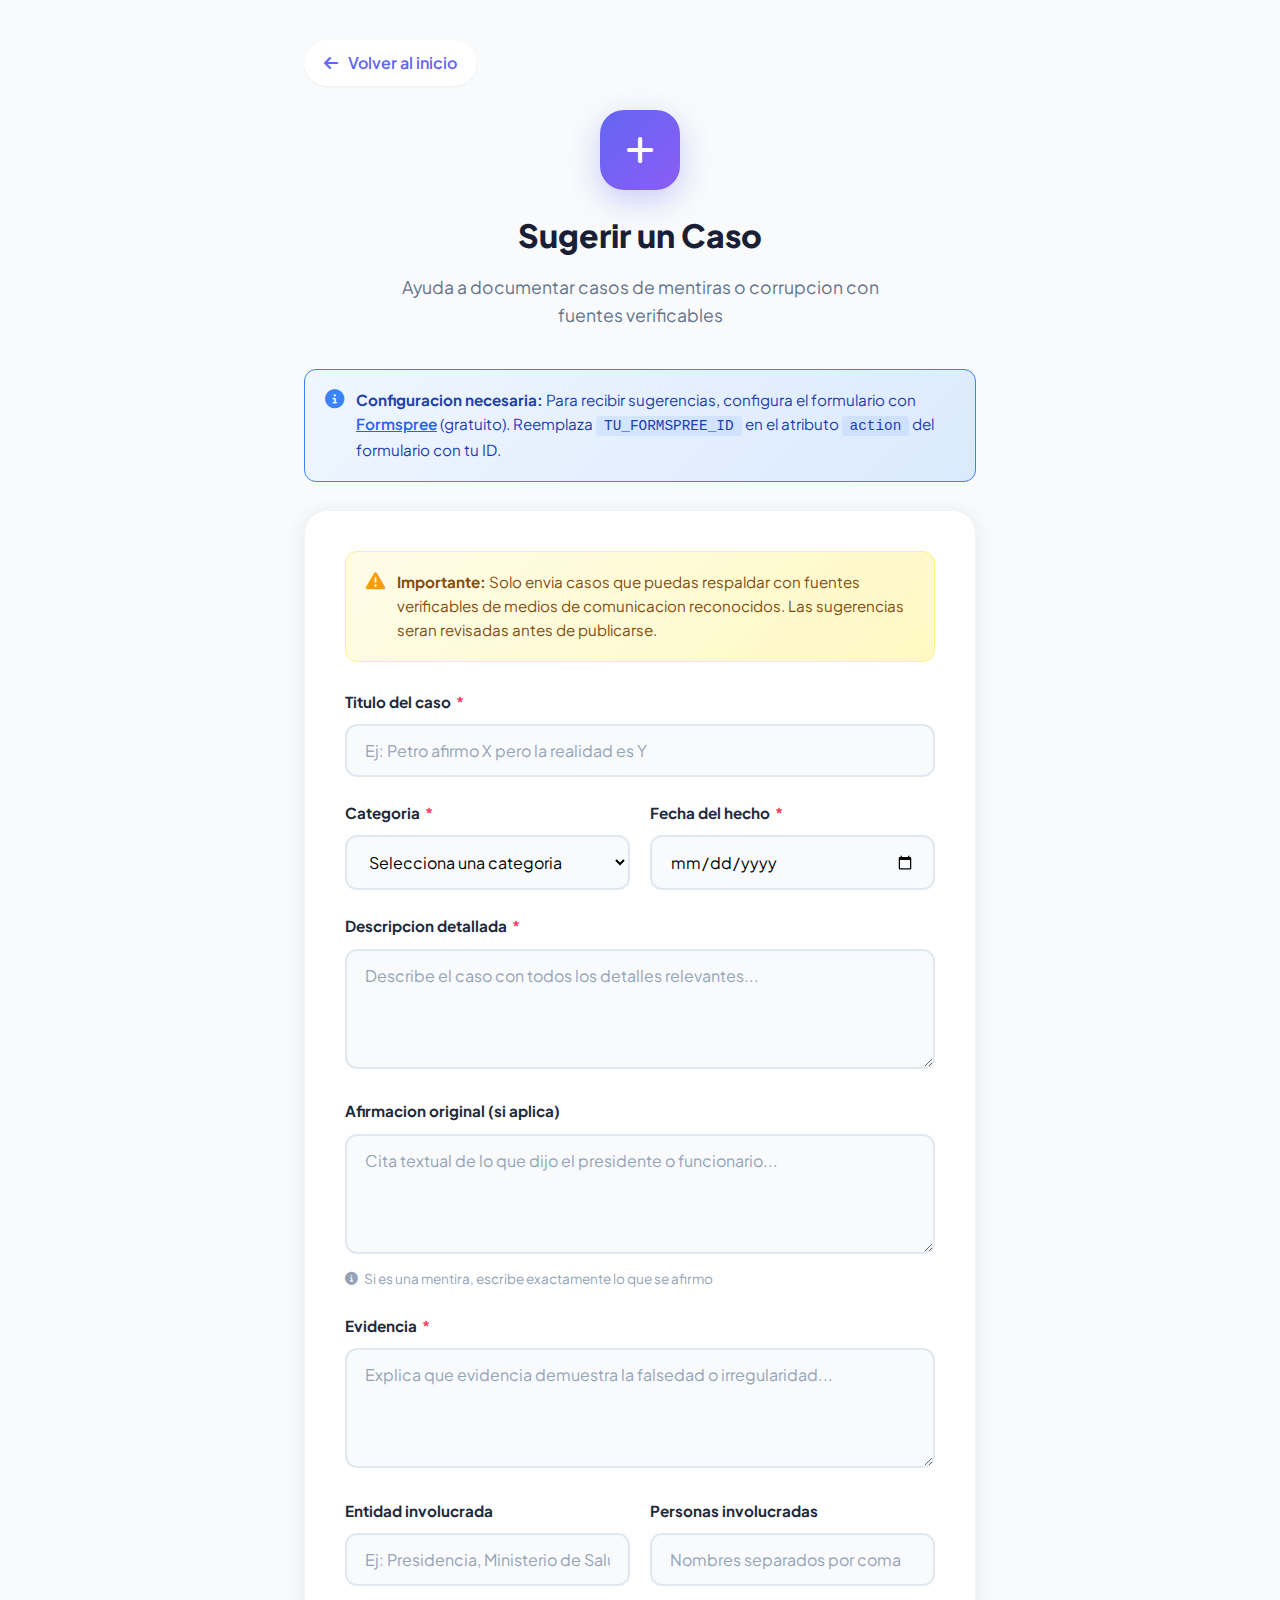
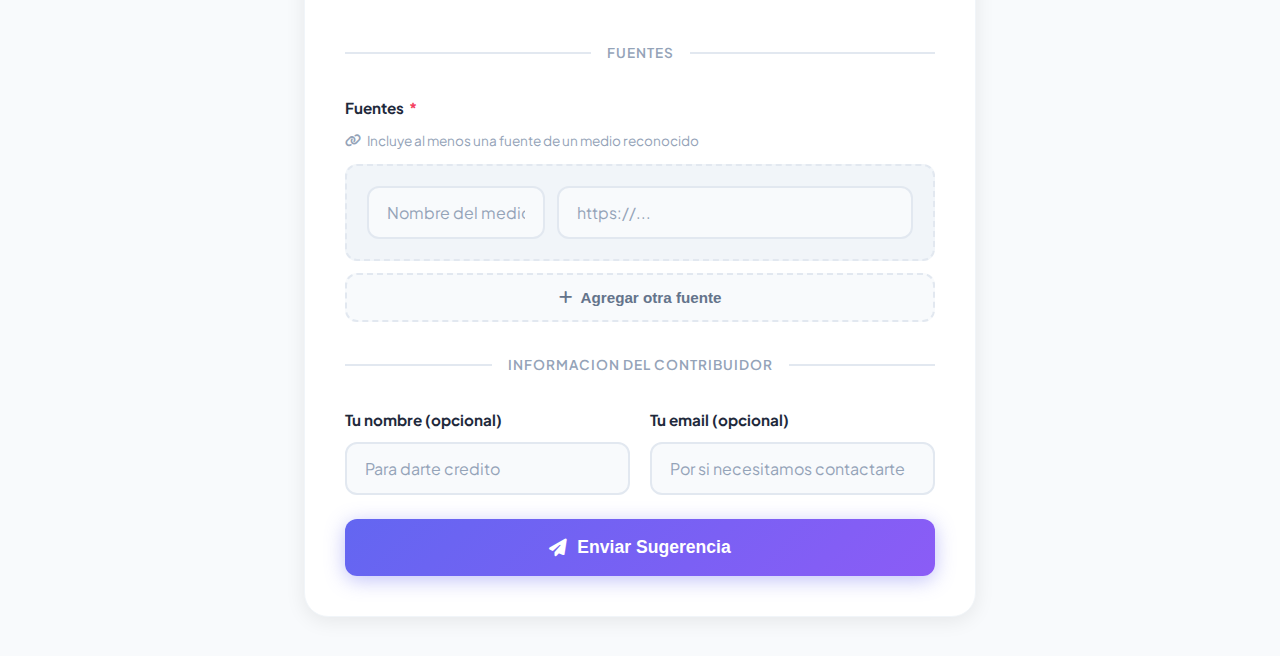
<file: sugerir.html>
<!DOCTYPE html>
<html lang="es">
<head>
    <meta charset="UTF-8">
    <meta name="viewport" content="width=device-width, initial-scale=1.0">
    <title>Sugerir Caso - La Lupa Colombia</title>
    <link rel="stylesheet" href="styles.css">
    <link rel="stylesheet" href="https://cdnjs.cloudflare.com/ajax/libs/font-awesome/6.4.0/css/all.min.css">
    <style>
        .form-page {
            min-height: 100vh;
            background: var(--background);
        }

        .form-container {
            max-width: 720px;
            margin: 0 auto;
            padding: 40px 24px;
        }

        .back-link {
            display: inline-flex;
            align-items: center;
            gap: 10px;
            color: var(--secondary);
            text-decoration: none;
            margin-bottom: 24px;
            font-weight: 600;
            padding: 10px 20px;
            background: var(--card-bg);
            border-radius: var(--radius-full);
            box-shadow: var(--shadow-sm);
            transition: var(--transition);
        }

        .back-link:hover {
            transform: translateX(-4px);
            box-shadow: var(--shadow);
            color: var(--secondary-light);
        }

        .form-header {
            text-align: center;
            margin-bottom: 40px;
        }

        .form-header-icon {
            width: 80px;
            height: 80px;
            background: var(--gradient-secondary);
            border-radius: var(--radius-xl);
            display: flex;
            align-items: center;
            justify-content: center;
            margin: 0 auto 20px;
            font-size: 2rem;
            color: white;
            box-shadow: 0 10px 30px rgba(99, 102, 241, 0.3);
        }

        .form-header h1 {
            font-size: 2rem;
            font-weight: 800;
            margin-bottom: 12px;
            color: var(--primary);
        }

        .form-header p {
            color: var(--text-secondary);
            font-size: 1.1rem;
            max-width: 500px;
            margin: 0 auto;
        }

        .suggestion-form {
            background: var(--card-bg);
            padding: 40px;
            border-radius: var(--radius-xl);
            box-shadow: var(--shadow-card);
            border: 1px solid var(--border-light);
        }

        .form-group {
            margin-bottom: 24px;
        }

        .form-group label {
            display: block;
            margin-bottom: 10px;
            font-weight: 700;
            color: var(--text);
            font-size: 0.95rem;
        }

        .form-group label .required {
            color: var(--accent);
            margin-left: 2px;
        }

        .form-group input,
        .form-group select,
        .form-group textarea {
            width: 100%;
            padding: 14px 18px;
            border: 2px solid var(--border);
            border-radius: var(--radius);
            font-size: 1rem;
            font-family: inherit;
            transition: var(--transition);
            background: var(--background);
        }

        .form-group input:focus,
        .form-group select:focus,
        .form-group textarea:focus {
            outline: none;
            border-color: var(--secondary);
            background: white;
            box-shadow: 0 0 0 4px rgba(99, 102, 241, 0.1);
        }

        .form-group input::placeholder,
        .form-group textarea::placeholder {
            color: var(--text-muted);
        }

        .form-group textarea {
            min-height: 120px;
            resize: vertical;
        }

        .form-group .help-text {
            font-size: 0.85rem;
            color: var(--text-muted);
            margin-top: 8px;
            display: flex;
            align-items: center;
            gap: 6px;
        }

        .form-group .help-text i {
            font-size: 0.8rem;
        }

        .form-row {
            display: grid;
            grid-template-columns: 1fr 1fr;
            gap: 20px;
        }

        @media (max-width: 600px) {
            .form-row {
                grid-template-columns: 1fr;
            }

            .suggestion-form {
                padding: 24px;
            }

            .form-container {
                padding: 24px 16px;
            }
        }

        .fuentes-container {
            border: 2px dashed var(--border);
            border-radius: var(--radius);
            padding: 20px;
            margin-bottom: 12px;
            background: var(--background-alt);
        }

        .fuente-entry {
            display: grid;
            grid-template-columns: 1fr 2fr;
            gap: 12px;
            margin-bottom: 12px;
            padding-bottom: 12px;
            border-bottom: 1px solid var(--border);
        }

        .fuente-entry:last-child {
            margin-bottom: 0;
            padding-bottom: 0;
            border-bottom: none;
        }

        @media (max-width: 600px) {
            .fuente-entry {
                grid-template-columns: 1fr;
            }
        }

        .btn-add-fuente {
            background: var(--background);
            border: 2px dashed var(--border);
            padding: 14px;
            border-radius: var(--radius);
            cursor: pointer;
            color: var(--text-secondary);
            font-size: 0.95rem;
            font-weight: 600;
            width: 100%;
            transition: var(--transition);
            display: flex;
            align-items: center;
            justify-content: center;
            gap: 8px;
        }

        .btn-add-fuente:hover {
            border-color: var(--secondary);
            color: var(--secondary);
            background: rgba(99, 102, 241, 0.05);
        }

        .btn-submit {
            background: var(--gradient-secondary);
            color: white;
            border: none;
            padding: 18px 32px;
            font-size: 1.1rem;
            font-weight: 700;
            border-radius: var(--radius);
            cursor: pointer;
            width: 100%;
            transition: var(--transition);
            display: flex;
            align-items: center;
            justify-content: center;
            gap: 10px;
            box-shadow: 0 4px 20px rgba(99, 102, 241, 0.4);
        }

        .btn-submit:hover {
            transform: translateY(-3px);
            box-shadow: 0 8px 30px rgba(99, 102, 241, 0.5);
        }

        .btn-submit:disabled {
            background: var(--text-muted);
            cursor: not-allowed;
            box-shadow: none;
            transform: none;
        }

        .disclaimer {
            background: linear-gradient(135deg, #fefce8, #fef9c3);
            border: 1px solid #fef08a;
            border-radius: var(--radius);
            padding: 18px 20px;
            margin-bottom: 28px;
            font-size: 0.95rem;
            color: #854d0e;
            display: flex;
            align-items: flex-start;
            gap: 12px;
        }

        .disclaimer i {
            color: var(--warning);
            font-size: 1.2rem;
            flex-shrink: 0;
            margin-top: 2px;
        }

        .success-message {
            display: none;
            text-align: center;
            padding: 60px 40px;
        }

        .success-icon {
            width: 100px;
            height: 100px;
            background: var(--gradient-success);
            border-radius: 50%;
            display: flex;
            align-items: center;
            justify-content: center;
            margin: 0 auto 24px;
            font-size: 2.5rem;
            color: white;
            box-shadow: 0 10px 30px rgba(16, 185, 129, 0.3);
        }

        .success-message h2 {
            margin-bottom: 12px;
            font-size: 1.75rem;
            color: var(--primary);
        }

        .success-message p {
            color: var(--text-secondary);
            margin-bottom: 28px;
            font-size: 1.1rem;
        }

        .config-notice {
            background: linear-gradient(135deg, #eff6ff, #dbeafe);
            border: 1px solid #3b82f6;
            border-radius: var(--radius);
            padding: 18px 20px;
            margin-bottom: 28px;
            font-size: 0.95rem;
            color: #1e40af;
            display: flex;
            align-items: flex-start;
            gap: 12px;
        }

        .config-notice i {
            color: #3b82f6;
            font-size: 1.2rem;
            flex-shrink: 0;
            margin-top: 2px;
        }

        .config-notice code {
            background: rgba(59, 130, 246, 0.1);
            padding: 2px 8px;
            border-radius: 4px;
            font-family: monospace;
            font-size: 0.9rem;
        }

        .config-notice a {
            color: #2563eb;
            font-weight: 600;
        }

        .section-divider {
            display: flex;
            align-items: center;
            gap: 16px;
            margin: 32px 0;
            color: var(--text-muted);
            font-size: 0.85rem;
            font-weight: 600;
            text-transform: uppercase;
            letter-spacing: 1px;
        }

        .section-divider::before,
        .section-divider::after {
            content: '';
            flex: 1;
            height: 2px;
            background: var(--border);
        }
    </style>
</head>
<body class="form-page">
    <div class="form-container">
        <a href="index.html" class="back-link">
            <i class="fas fa-arrow-left"></i>
            Volver al inicio
        </a>

        <div class="form-header">
            <div class="form-header-icon">
                <i class="fas fa-plus"></i>
            </div>
            <h1>Sugerir un Caso</h1>
            <p>Ayuda a documentar casos de mentiras o corrupcion con fuentes verificables</p>
        </div>

        <div class="config-notice" id="config-notice">
            <i class="fas fa-info-circle"></i>
            <div>
                <strong>Configuracion necesaria:</strong> Para recibir sugerencias, configura el formulario con
                <a href="https://formspree.io" target="_blank">Formspree</a> (gratuito).
                Reemplaza <code>TU_FORMSPREE_ID</code> en el atributo <code>action</code> del formulario con tu ID.
            </div>
        </div>

        <div class="suggestion-form" id="form-container">
            <div class="disclaimer">
                <i class="fas fa-exclamation-triangle"></i>
                <div>
                    <strong>Importante:</strong> Solo envia casos que puedas respaldar con fuentes verificables
                    de medios de comunicacion reconocidos. Las sugerencias seran revisadas antes de publicarse.
                </div>
            </div>

            <!-- Cambiar action a tu endpoint de Formspree -->
            <form id="suggestion-form" action="https://formspree.io/f/TU_FORMSPREE_ID" method="POST">
                <div class="form-group">
                    <label>Titulo del caso <span class="required">*</span></label>
                    <input type="text" name="titulo" required placeholder="Ej: Petro afirmo X pero la realidad es Y">
                </div>

                <div class="form-row">
                    <div class="form-group">
                        <label>Categoria <span class="required">*</span></label>
                        <select name="categoria" required>
                            <option value="">Selecciona una categoria</option>
                            <option value="mentiras">Mentiras</option>
                            <option value="corrupcion">Corrupcion</option>
                            <option value="nepotismo">Nepotismo</option>
                            <option value="contratos">Contratos Irregulares</option>
                            <option value="conflicto-interes">Conflicto de Interes</option>
                            <option value="recursos-publicos">Mal Uso de Recursos</option>
                        </select>
                    </div>

                    <div class="form-group">
                        <label>Fecha del hecho <span class="required">*</span></label>
                        <input type="date" name="fecha" required>
                    </div>
                </div>

                <div class="form-group">
                    <label>Descripcion detallada <span class="required">*</span></label>
                    <textarea name="descripcion" required placeholder="Describe el caso con todos los detalles relevantes..."></textarea>
                </div>

                <div class="form-group">
                    <label>Afirmacion original (si aplica)</label>
                    <textarea name="afirmacion" placeholder="Cita textual de lo que dijo el presidente o funcionario..." rows="3"></textarea>
                    <p class="help-text"><i class="fas fa-info-circle"></i> Si es una mentira, escribe exactamente lo que se afirmo</p>
                </div>

                <div class="form-group">
                    <label>Evidencia <span class="required">*</span></label>
                    <textarea name="evidencia" required placeholder="Explica que evidencia demuestra la falsedad o irregularidad..."></textarea>
                </div>

                <div class="form-row">
                    <div class="form-group">
                        <label>Entidad involucrada</label>
                        <input type="text" name="entidad" placeholder="Ej: Presidencia, Ministerio de Salud...">
                    </div>

                    <div class="form-group">
                        <label>Personas involucradas</label>
                        <input type="text" name="personas" placeholder="Nombres separados por coma">
                    </div>
                </div>

                <div class="section-divider">Fuentes</div>

                <div class="form-group">
                    <label>Fuentes <span class="required">*</span></label>
                    <p class="help-text" style="margin-bottom: 12px; margin-top: 0;"><i class="fas fa-link"></i> Incluye al menos una fuente de un medio reconocido</p>
                    <div class="fuentes-container" id="fuentes-container">
                        <div class="fuente-entry">
                            <input type="text" name="fuente_nombre_1" placeholder="Nombre del medio" required>
                            <input type="url" name="fuente_url_1" placeholder="https://..." required>
                        </div>
                    </div>
                    <button type="button" class="btn-add-fuente" id="btn-add-fuente">
                        <i class="fas fa-plus"></i> Agregar otra fuente
                    </button>
                </div>

                <div class="section-divider">Informacion del contribuidor</div>

                <div class="form-row">
                    <div class="form-group">
                        <label>Tu nombre (opcional)</label>
                        <input type="text" name="nombre_contribuidor" placeholder="Para darte credito">
                    </div>

                    <div class="form-group">
                        <label>Tu email (opcional)</label>
                        <input type="email" name="email_contribuidor" placeholder="Por si necesitamos contactarte">
                    </div>
                </div>

                <button type="submit" class="btn-submit">
                    <i class="fas fa-paper-plane"></i> Enviar Sugerencia
                </button>
            </form>
        </div>

        <div class="success-message" id="success-message">
            <div class="success-icon">
                <i class="fas fa-check"></i>
            </div>
            <h2>Gracias por tu contribucion</h2>
            <p>Tu sugerencia ha sido enviada y sera revisada por el equipo.
            Si es verificable, sera agregada al registro.</p>
            <a href="index.html" class="back-link" style="justify-content: center;">
                <i class="fas fa-arrow-left"></i>
                Volver al inicio
            </a>
        </div>
    </div>

    <script>
        let fuenteCount = 1;

        document.getElementById('btn-add-fuente').addEventListener('click', function() {
            fuenteCount++;
            const container = document.getElementById('fuentes-container');
            const entry = document.createElement('div');
            entry.className = 'fuente-entry';
            entry.innerHTML = `
                <input type="text" name="fuente_nombre_${fuenteCount}" placeholder="Nombre del medio">
                <input type="url" name="fuente_url_${fuenteCount}" placeholder="https://...">
            `;
            container.appendChild(entry);
        });

        // Manejo del envio del formulario
        const form = document.getElementById('suggestion-form');
        form.addEventListener('submit', async function(e) {
            // Si el formulario tiene el ID de ejemplo, mostrar aviso
            if (form.action.includes('TU_FORMSPREE_ID')) {
                e.preventDefault();
                alert('Por favor configura tu Formspree ID en el archivo sugerir.html para recibir sugerencias.');
                return;
            }
        });

        // Ocultar aviso de configuracion si ya esta configurado
        if (!form.action.includes('TU_FORMSPREE_ID')) {
            document.getElementById('config-notice').style.display = 'none';
        }
    </script>
</body>
</html>
</file>
<file: styles.css>
/* ================================
   LA LUPA - MODERN REDESIGN 2025
   Clean, Professional, Engaging
   ================================ */

/* Google Fonts */
@import url('https://fonts.googleapis.com/css2?family=Plus+Jakarta+Sans:wght@400;500;600;700;800&family=Inter:wght@400;500;600&display=swap');

/* ================================
   CSS VARIABLES
   ================================ */
:root {
    /* Primary Colors */
    --primary: #1a1f36;
    --primary-light: #2d3555;
    --secondary: #6366f1;
    --secondary-light: #818cf8;
    --accent: #f43f5e;
    --accent-light: #fb7185;

    /* Status Colors */
    --success: #10b981;
    --success-light: #34d399;
    --warning: #f59e0b;
    --warning-light: #fbbf24;
    --danger: #ef4444;

    /* Neutrals */
    --background: #f8fafc;
    --background-alt: #f1f5f9;
    --card-bg: #ffffff;
    --text: #1e293b;
    --text-secondary: #64748b;
    --text-muted: #94a3b8;
    --border: #e2e8f0;
    --border-light: #f1f5f9;

    /* Gradients */
    --gradient-primary: linear-gradient(135deg, #667eea 0%, #764ba2 100%);
    --gradient-secondary: linear-gradient(135deg, #6366f1 0%, #8b5cf6 100%);
    --gradient-accent: linear-gradient(135deg, #f43f5e 0%, #ec4899 100%);
    --gradient-success: linear-gradient(135deg, #10b981 0%, #14b8a6 100%);
    --gradient-warning: linear-gradient(135deg, #f59e0b 0%, #f97316 100%);
    --gradient-dark: linear-gradient(135deg, #1a1f36 0%, #2d3555 100%);
    --gradient-hero: linear-gradient(135deg, #1a1f36 0%, #312e81 50%, #4c1d95 100%);

    /* Shadows */
    --shadow-sm: 0 1px 2px 0 rgb(0 0 0 / 0.05);
    --shadow: 0 4px 6px -1px rgb(0 0 0 / 0.1), 0 2px 4px -2px rgb(0 0 0 / 0.1);
    --shadow-md: 0 10px 15px -3px rgb(0 0 0 / 0.1), 0 4px 6px -4px rgb(0 0 0 / 0.1);
    --shadow-lg: 0 20px 25px -5px rgb(0 0 0 / 0.1), 0 8px 10px -6px rgb(0 0 0 / 0.1);
    --shadow-xl: 0 25px 50px -12px rgb(0 0 0 / 0.25);
    --shadow-glow: 0 0 40px rgba(99, 102, 241, 0.3);
    --shadow-card: 0 4px 20px rgba(0, 0, 0, 0.08);

    /* Effects */
    --blur: blur(10px);
    --radius-sm: 8px;
    --radius: 12px;
    --radius-lg: 16px;
    --radius-xl: 24px;
    --radius-full: 9999px;

    /* Transitions */
    --transition-fast: 150ms cubic-bezier(0.4, 0, 0.2, 1);
    --transition: 300ms cubic-bezier(0.4, 0, 0.2, 1);
    --transition-slow: 500ms cubic-bezier(0.4, 0, 0.2, 1);
    --transition-bounce: 500ms cubic-bezier(0.68, -0.55, 0.265, 1.55);
}

/* ================================
   RESET & BASE
   ================================ */
*, *::before, *::after {
    margin: 0;
    padding: 0;
    box-sizing: border-box;
}

html {
    scroll-behavior: smooth;
    -webkit-font-smoothing: antialiased;
    -moz-osx-font-smoothing: grayscale;
}

body {
    font-family: 'Plus Jakarta Sans', 'Inter', system-ui, -apple-system, sans-serif;
    background: var(--background);
    color: var(--text);
    line-height: 1.6;
    overflow-x: hidden;
}

/* Container */
.container {
    max-width: 1280px;
    margin: 0 auto;
    padding: 0 24px;
}

@media (max-width: 640px) {
    .container {
        padding: 0 16px;
    }
}

/* ================================
   HEADER
   ================================ */
.header {
    background: var(--gradient-hero);
    color: white;
    position: sticky;
    top: 0;
    z-index: 100;
    padding: 0;
    backdrop-filter: var(--blur);
    border-bottom: 1px solid rgba(255, 255, 255, 0.1);
}

.header::before {
    content: '';
    position: absolute;
    top: 0;
    left: 0;
    right: 0;
    bottom: 0;
    background: url("data:image/svg+xml,%3Csvg width='60' height='60' viewBox='0 0 60 60' xmlns='http://www.w3.org/2000/svg'%3E%3Cg fill='none' fill-rule='evenodd'%3E%3Cg fill='%23ffffff' fill-opacity='0.03'%3E%3Cpath d='M36 34v-4h-2v4h-4v2h4v4h2v-4h4v-2h-4zm0-30V0h-2v4h-4v2h4v4h2V6h4V4h-4zM6 34v-4H4v4H0v2h4v4h2v-4h4v-2H6zM6 4V0H4v4H0v2h4v4h2V6h4V4H6z'/%3E%3C/g%3E%3C/g%3E%3C/svg%3E");
    pointer-events: none;
}

.header .container {
    position: relative;
    z-index: 1;
}

.header-content {
    text-align: center;
    padding: 32px 0 24px;
}

.logo {
    display: inline-flex;
    align-items: center;
    gap: 16px;
    margin-bottom: 8px;
}

.logo-icon {
    width: 56px;
    height: 56px;
    background: rgba(255, 255, 255, 0.15);
    backdrop-filter: var(--blur);
    border-radius: var(--radius-lg);
    display: flex;
    align-items: center;
    justify-content: center;
    border: 1px solid rgba(255, 255, 255, 0.2);
    box-shadow: var(--shadow-lg);
    transition: var(--transition);
}

.logo-icon i {
    font-size: 1.75rem;
    color: white;
}

.logo:hover .logo-icon {
    transform: rotate(-10deg) scale(1.05);
    background: rgba(255, 255, 255, 0.2);
}

.logo h1 {
    font-size: 2rem;
    font-weight: 800;
    letter-spacing: -0.02em;
    background: linear-gradient(to right, #ffffff, #e0e7ff);
    -webkit-background-clip: text;
    -webkit-text-fill-color: transparent;
    background-clip: text;
}

.subtitle {
    color: rgba(255, 255, 255, 0.7);
    font-size: 0.95rem;
    font-weight: 500;
    letter-spacing: 0.5px;
}

/* Navigation */
.nav {
    display: flex;
    justify-content: center;
    gap: 8px;
    flex-wrap: wrap;
    padding: 0 0 20px;
}

.nav-link {
    color: rgba(255, 255, 255, 0.85);
    text-decoration: none;
    padding: 10px 20px;
    border-radius: var(--radius-full);
    font-weight: 600;
    font-size: 0.9rem;
    transition: var(--transition);
    display: inline-flex;
    align-items: center;
    gap: 8px;
    background: rgba(255, 255, 255, 0.05);
    border: 1px solid transparent;
}

.nav-link:hover {
    background: rgba(255, 255, 255, 0.15);
    color: white;
    transform: translateY(-2px);
}

.nav-link.active {
    background: rgba(255, 255, 255, 0.2);
    color: white;
    border-color: rgba(255, 255, 255, 0.3);
}

.nav-link i {
    font-size: 0.85rem;
}

/* Special Nav Buttons */
.btn-sugerir {
    background: var(--gradient-accent) !important;
    color: white !important;
    border: none !important;
    box-shadow: 0 4px 15px rgba(244, 63, 94, 0.4);
}

.btn-sugerir:hover {
    box-shadow: 0 6px 20px rgba(244, 63, 94, 0.5);
    transform: translateY(-3px) !important;
}

.btn-medios {
    background: var(--gradient-secondary) !important;
    color: white !important;
    box-shadow: 0 4px 15px rgba(99, 102, 241, 0.4);
}

.btn-medios:hover {
    box-shadow: 0 6px 20px rgba(99, 102, 241, 0.5);
}

.btn-violencia {
    background: linear-gradient(135deg, #dc2626 0%, #b91c1c 100%) !important;
    color: white !important;
    box-shadow: 0 4px 15px rgba(220, 38, 38, 0.4);
}

.btn-violencia:hover {
    box-shadow: 0 6px 20px rgba(220, 38, 38, 0.5);
}

/* ================================
   MAIN CONTENT
   ================================ */
.main {
    padding: 40px 0;
    min-height: calc(100vh - 300px);
}

/* ================================
   STATS SECTION
   ================================ */
.stats-section {
    margin-bottom: 40px;
}

.stats-grid {
    display: grid;
    grid-template-columns: repeat(auto-fit, minmax(140px, 1fr));
    gap: 16px;
}

.stat-card {
    background: var(--card-bg);
    padding: 24px 16px;
    border-radius: var(--radius-lg);
    text-align: center;
    box-shadow: var(--shadow-card);
    transition: var(--transition);
    position: relative;
    overflow: hidden;
    border: 1px solid var(--border-light);
    cursor: pointer;
}

.stat-card::before {
    content: '';
    position: absolute;
    top: 0;
    left: 0;
    right: 0;
    height: 4px;
    background: var(--gradient-secondary);
    opacity: 0;
    transition: var(--transition);
}

.stat-card:hover {
    transform: translateY(-6px);
    box-shadow: var(--shadow-lg);
}

.stat-card:hover::before {
    opacity: 1;
}

.stat-card i {
    font-size: 1.5rem;
    margin-bottom: 12px;
    display: block;
    color: var(--secondary);
    transition: var(--transition);
}

.stat-card:hover i {
    transform: scale(1.15);
    color: var(--secondary-light);
}

.stat-card .stat-number {
    font-size: 2rem;
    font-weight: 800;
    display: block;
    color: var(--primary);
    line-height: 1.2;
}

.stat-card .stat-label {
    color: var(--text-secondary);
    font-size: 0.8rem;
    font-weight: 500;
    text-transform: uppercase;
    letter-spacing: 0.5px;
    margin-top: 4px;
}

/* Colored stat cards */
.stat-card[data-category="mentiras"] i { color: #ef4444; }
.stat-card[data-category="corrupcion"] i { color: #f59e0b; }
.stat-card[data-category="nepotismo"] i { color: #8b5cf6; }
.stat-card[data-category="contratos"] i { color: #06b6d4; }
.stat-card[data-category="conflicto-interes"] i { color: #ec4899; }
.stat-card[data-category="recursos-publicos"] i { color: #14b8a6; }

/* ================================
   FILTERS SECTION
   ================================ */
.filters-section {
    background: var(--card-bg);
    padding: 24px;
    border-radius: var(--radius-xl);
    margin-bottom: 32px;
    box-shadow: var(--shadow-card);
    border: 1px solid var(--border-light);
}

.search-box {
    position: relative;
    margin-bottom: 20px;
}

.search-box i {
    position: absolute;
    left: 20px;
    top: 50%;
    transform: translateY(-50%);
    color: var(--text-muted);
    font-size: 1.1rem;
    transition: var(--transition);
}

.search-box input {
    width: 100%;
    padding: 16px 20px 16px 52px;
    border: 2px solid var(--border);
    border-radius: var(--radius-full);
    font-size: 1rem;
    font-family: inherit;
    transition: var(--transition);
    background: var(--background);
}

.search-box input:focus {
    outline: none;
    border-color: var(--secondary);
    background: white;
    box-shadow: 0 0 0 4px rgba(99, 102, 241, 0.1);
}

.search-box input:focus + i,
.search-box:focus-within i {
    color: var(--secondary);
}

.search-box input::placeholder {
    color: var(--text-muted);
}

.filters {
    display: grid;
    grid-template-columns: repeat(auto-fit, minmax(160px, 1fr));
    gap: 16px;
}

.filter-group {
    display: flex;
    flex-direction: column;
}

.filter-group label {
    font-size: 0.8rem;
    font-weight: 600;
    color: var(--text-secondary);
    margin-bottom: 6px;
    text-transform: uppercase;
    letter-spacing: 0.5px;
}

.filter-group select {
    padding: 12px 16px;
    border: 2px solid var(--border);
    border-radius: var(--radius);
    font-size: 0.95rem;
    font-family: inherit;
    background: var(--background);
    color: var(--text);
    cursor: pointer;
    transition: var(--transition);
    appearance: none;
    background-image: url("data:image/svg+xml,%3Csvg xmlns='http://www.w3.org/2000/svg' width='24' height='24' viewBox='0 0 24 24' fill='none' stroke='%2364748b' stroke-width='2' stroke-linecap='round' stroke-linejoin='round'%3E%3Cpolyline points='6 9 12 15 18 9'%3E%3C/polyline%3E%3C/svg%3E");
    background-repeat: no-repeat;
    background-position: right 12px center;
    background-size: 18px;
    padding-right: 40px;
}

.filter-group select:hover {
    border-color: var(--secondary-light);
}

.filter-group select:focus {
    outline: none;
    border-color: var(--secondary);
    box-shadow: 0 0 0 4px rgba(99, 102, 241, 0.1);
}

/* ================================
   CASOS SECTION
   ================================ */
.casos-section {
    margin-bottom: 48px;
}

.casos-header {
    display: flex;
    justify-content: space-between;
    align-items: center;
    margin-bottom: 24px;
    flex-wrap: wrap;
    gap: 16px;
}

.casos-header h2 {
    display: flex;
    align-items: center;
    gap: 12px;
    font-size: 1.5rem;
    font-weight: 700;
    color: var(--primary);
}

.casos-header h2 i {
    color: var(--secondary);
}

.casos-count {
    background: var(--gradient-secondary);
    color: white;
    padding: 8px 20px;
    border-radius: var(--radius-full);
    font-size: 0.9rem;
    font-weight: 600;
    box-shadow: 0 4px 15px rgba(99, 102, 241, 0.3);
}

.casos-grid {
    display: grid;
    gap: 20px;
}

/* ================================
   CASO CARD
   ================================ */
.caso-card {
    background: var(--card-bg);
    border-radius: var(--radius-lg);
    box-shadow: var(--shadow-card);
    overflow: hidden;
    transition: var(--transition);
    cursor: pointer;
    border: 1px solid var(--border-light);
    position: relative;
}

.caso-card::before {
    content: '';
    position: absolute;
    top: 0;
    left: 0;
    width: 4px;
    height: 100%;
    background: var(--gradient-secondary);
    opacity: 0;
    transition: var(--transition);
}

.caso-card:hover {
    transform: translateY(-4px) translateX(2px);
    box-shadow: var(--shadow-lg);
    border-color: transparent;
}

.caso-card:hover::before {
    opacity: 1;
}

.caso-card-header {
    padding: 20px 24px 12px;
    display: flex;
    justify-content: space-between;
    align-items: flex-start;
    gap: 16px;
}

.caso-categoria {
    display: inline-flex;
    align-items: center;
    gap: 8px;
    padding: 6px 14px;
    border-radius: var(--radius-full);
    font-size: 0.75rem;
    font-weight: 700;
    color: white;
    text-transform: uppercase;
    letter-spacing: 0.5px;
    white-space: nowrap;
}

/* Category Colors */
.caso-categoria.mentiras { background: linear-gradient(135deg, #ef4444, #dc2626); }
.caso-categoria.corrupcion { background: linear-gradient(135deg, #f59e0b, #d97706); }
.caso-categoria.nepotismo { background: linear-gradient(135deg, #8b5cf6, #7c3aed); }
.caso-categoria.contratos { background: linear-gradient(135deg, #06b6d4, #0891b2); }
.caso-categoria.conflicto-interes { background: linear-gradient(135deg, #ec4899, #db2777); }
.caso-categoria.recursos-publicos { background: linear-gradient(135deg, #14b8a6, #0d9488); }
.caso-categoria.abuso-poder { background: linear-gradient(135deg, #6366f1, #4f46e5); }
.caso-categoria.diplomaticos { background: linear-gradient(135deg, #a855f7, #9333ea); }
.caso-categoria.sanciones { background: linear-gradient(135deg, #f43f5e, #e11d48); }

.caso-fecha {
    color: var(--text-muted);
    font-size: 0.85rem;
    font-weight: 500;
    white-space: nowrap;
    display: flex;
    align-items: center;
    gap: 6px;
}

.caso-fecha i {
    font-size: 0.8rem;
}

.caso-card-body {
    padding: 0 24px 20px;
}

.caso-titulo {
    font-size: 1.1rem;
    font-weight: 700;
    margin-bottom: 10px;
    color: var(--primary);
    line-height: 1.4;
    transition: var(--transition);
}

.caso-card:hover .caso-titulo {
    color: var(--secondary);
}

.caso-descripcion {
    color: var(--text-secondary);
    font-size: 0.95rem;
    margin-bottom: 16px;
    display: -webkit-box;
    -webkit-line-clamp: 2;
    -webkit-box-orient: vertical;
    overflow: hidden;
    line-height: 1.6;
}

.caso-meta {
    display: flex;
    flex-wrap: wrap;
    gap: 12px;
    align-items: center;
}

.caso-meta-item {
    display: flex;
    align-items: center;
    gap: 6px;
    color: var(--text-muted);
    font-size: 0.85rem;
    font-weight: 500;
}

.caso-meta-item i {
    font-size: 0.8rem;
    color: var(--text-muted);
}

.caso-gravedad {
    padding: 4px 12px;
    border-radius: var(--radius-full);
    font-size: 0.7rem;
    font-weight: 700;
    text-transform: uppercase;
    letter-spacing: 0.5px;
}

.caso-gravedad.alta {
    background: linear-gradient(135deg, #fef2f2, #fee2e2);
    color: #dc2626;
    border: 1px solid #fecaca;
}
.caso-gravedad.media {
    background: linear-gradient(135deg, #fffbeb, #fef3c7);
    color: #d97706;
    border: 1px solid #fde68a;
}
.caso-gravedad.baja {
    background: linear-gradient(135deg, #eff6ff, #dbeafe);
    color: #2563eb;
    border: 1px solid #bfdbfe;
}

.caso-estado {
    padding: 4px 12px;
    border-radius: var(--radius-full);
    font-size: 0.7rem;
    font-weight: 700;
    text-transform: uppercase;
}

.caso-estado.comprobado {
    background: linear-gradient(135deg, #ecfdf5, #d1fae5);
    color: #059669;
    border: 1px solid #a7f3d0;
}
.caso-estado.investigacion {
    background: linear-gradient(135deg, #fefce8, #fef9c3);
    color: #ca8a04;
    border: 1px solid #fef08a;
}
.caso-estado.desmentido {
    background: linear-gradient(135deg, #fdf2f8, #fce7f3);
    color: #db2777;
    border: 1px solid #fbcfe8;
}

/* ================================
   NO RESULTS
   ================================ */
.no-results {
    text-align: center;
    padding: 80px 20px;
    color: var(--text-muted);
}

.no-results i {
    font-size: 4rem;
    margin-bottom: 20px;
    opacity: 0.3;
    color: var(--secondary);
}

.no-results p {
    font-size: 1.1rem;
    font-weight: 500;
}

/* ================================
   TEMAS DE INTERES SECTION
   ================================ */
.temas-section {
    margin-top: 64px;
    padding-top: 48px;
    border-top: 2px solid var(--border);
}

.section-header {
    text-align: center;
    margin-bottom: 40px;
}

.section-header h2 {
    font-size: 2rem;
    font-weight: 800;
    color: var(--primary);
    margin-bottom: 12px;
    display: inline-flex;
    align-items: center;
    gap: 12px;
}

.section-header h2 i {
    color: var(--warning);
    font-size: 1.75rem;
}

.section-header p {
    color: var(--text-secondary);
    font-size: 1.1rem;
    max-width: 500px;
    margin: 0 auto;
}

.temas-grid {
    display: grid;
    grid-template-columns: repeat(auto-fit, minmax(min(400px, 100%), 1fr));
    gap: 32px;
}

@media (max-width: 768px) {
    .temas-grid {
        grid-template-columns: 1fr;
        gap: 24px;
    }
}

/* Tema Card */
.tema-card {
    background: var(--card-bg);
    border-radius: var(--radius-xl);
    box-shadow: var(--shadow-card);
    overflow: hidden;
    border: 1px solid var(--border-light);
    transition: var(--transition);
}

.tema-card:hover {
    box-shadow: var(--shadow-lg);
    transform: translateY(-4px);
}

.tema-card-wide {
    grid-column: 1 / -1;
}

.tema-header {
    display: flex;
    align-items: center;
    gap: 16px;
    padding: 24px;
    background: var(--gradient-dark);
    color: white;
}

.tema-header.institucionalidad {
    background: linear-gradient(135deg, #7c3aed 0%, #a855f7 100%);
}

.tema-icon {
    width: 56px;
    height: 56px;
    border-radius: var(--radius-lg);
    display: flex;
    align-items: center;
    justify-content: center;
    font-size: 1.5rem;
    flex-shrink: 0;
    background: rgba(255, 255, 255, 0.2);
    backdrop-filter: var(--blur);
}

.tema-icon.salario { background: var(--gradient-success); }
.tema-icon.gasolina { background: var(--gradient-warning); }
.tema-icon.dolar { background: linear-gradient(135deg, #10b981, #059669); }
.tema-icon.institucionalidad { background: rgba(255, 255, 255, 0.25); }

.tema-header h3 {
    font-size: 1.25rem;
    font-weight: 700;
    line-height: 1.3;
}

.tema-content {
    padding: 28px;
}

.tema-pregunta {
    font-size: 1.15rem;
    font-weight: 700;
    color: var(--primary);
    margin-bottom: 24px;
    padding-bottom: 20px;
    border-bottom: 2px solid var(--border);
    line-height: 1.5;
}

.tema-datos {
    display: flex;
    flex-wrap: wrap;
    gap: 16px;
    margin-bottom: 28px;
}

.dato-item {
    background: var(--background);
    padding: 16px 20px;
    border-radius: var(--radius);
    flex: 1;
    min-width: 140px;
    border: 1px solid var(--border-light);
    transition: var(--transition);
}

.dato-item:hover {
    border-color: var(--secondary-light);
}

.dato-item.highlight {
    background: var(--gradient-secondary);
    color: white;
    border: none;
    box-shadow: 0 4px 15px rgba(99, 102, 241, 0.3);
}

.dato-label {
    display: block;
    font-size: 0.8rem;
    color: var(--text-muted);
    margin-bottom: 6px;
    font-weight: 500;
    text-transform: uppercase;
    letter-spacing: 0.3px;
}

.dato-item.highlight .dato-label {
    color: rgba(255, 255, 255, 0.8);
}

.dato-valor {
    font-size: 1.25rem;
    font-weight: 800;
    color: var(--primary);
}

.dato-item.highlight .dato-valor {
    color: white;
}

/* Analysis Sections */
.tema-analisis {
    display: flex;
    flex-direction: column;
    gap: 20px;
}

.analisis-seccion {
    padding: 20px;
    border-radius: var(--radius);
    background: var(--background);
    border: 1px solid var(--border-light);
}

.analisis-seccion h4 {
    font-size: 1rem;
    margin-bottom: 14px;
    display: flex;
    align-items: center;
    gap: 10px;
    font-weight: 700;
}

.analisis-seccion.beneficios h4 { color: var(--success); }
.analisis-seccion.perjuicios h4 { color: var(--danger); }
.analisis-seccion.contexto h4 { color: var(--secondary); }
.analisis-seccion.destino h4 { color: var(--warning); }
.analisis-seccion.impacto h4 { color: #8b5cf6; }
.analisis-seccion.criticas h4 { color: var(--accent); }

.analisis-seccion ul {
    padding-left: 20px;
    margin: 0;
}

.analisis-seccion li {
    margin-bottom: 10px;
    color: var(--text);
    line-height: 1.6;
}

.analisis-seccion li:last-child {
    margin-bottom: 0;
}

.analisis-seccion p {
    margin-bottom: 12px;
    color: var(--text);
    line-height: 1.7;
}

.analisis-seccion p:last-child {
    margin-bottom: 0;
}

/* FEPC Table */
.fepc-tabla {
    background: white;
    border-radius: var(--radius);
    overflow: hidden;
    border: 1px solid var(--border);
}

.fepc-row {
    display: grid;
    grid-template-columns: 1fr 1fr 1fr;
    padding: 12px 16px;
    border-bottom: 1px solid var(--border-light);
    font-size: 0.9rem;
    align-items: center;
}

.fepc-row:last-child {
    border-bottom: none;
}

.fepc-row.header {
    background: var(--gradient-dark);
    color: white;
    font-weight: 700;
}

.fepc-row.destacado {
    background: linear-gradient(135deg, #ecfdf5, #d1fae5);
    font-weight: 700;
}

.fepc-row .positivo {
    color: var(--success);
    font-weight: 700;
}

/* Promesas */
.promesa-item {
    display: flex;
    align-items: flex-start;
    gap: 14px;
    padding: 14px;
    border-radius: var(--radius);
    margin-bottom: 12px;
}

.promesa-item:last-of-type {
    margin-bottom: 0;
}

.promesa-item.incumplida {
    background: linear-gradient(135deg, #fef2f2, #fee2e2);
    border: 1px solid #fecaca;
}

.promesa-item.incumplida > i {
    color: var(--danger);
    font-size: 1.2rem;
    margin-top: 2px;
}

.promesa-item div {
    display: flex;
    flex-direction: column;
    gap: 4px;
}

.promesa-item strong {
    color: var(--text);
    font-weight: 600;
}

.promesa-item span {
    font-size: 0.85rem;
    color: #dc2626;
}

/* Control Grid */
.institucionalidad-section {
    margin-bottom: 28px;
}

.institucionalidad-section > h4 {
    font-size: 1.15rem;
    color: var(--primary);
    margin-bottom: 16px;
    display: flex;
    align-items: center;
    gap: 10px;
    font-weight: 700;
}

.control-grid {
    display: grid;
    grid-template-columns: repeat(auto-fit, minmax(240px, 1fr));
    gap: 16px;
}

.control-item {
    background: white;
    padding: 18px;
    border-radius: var(--radius);
    border-left: 4px solid var(--secondary);
    box-shadow: var(--shadow-sm);
    transition: var(--transition);
}

.control-item:hover {
    box-shadow: var(--shadow);
    transform: translateX(4px);
}

.control-item strong {
    display: flex;
    align-items: center;
    gap: 10px;
    color: var(--primary);
    margin-bottom: 10px;
    font-size: 0.95rem;
}

.control-item strong i {
    color: var(--secondary);
}

.control-item p {
    font-size: 0.9rem;
    color: var(--text-secondary);
    margin: 0;
    line-height: 1.5;
}

/* Alert Box */
.alerta-institucional {
    background: linear-gradient(135deg, #fef2f2, #fee2e2);
    border: 2px solid var(--danger);
    border-radius: var(--radius);
    padding: 20px;
    margin-top: 20px;
    display: flex;
    align-items: flex-start;
    gap: 16px;
}

.alerta-institucional > i {
    font-size: 1.5rem;
    color: var(--danger);
    flex-shrink: 0;
}

.alerta-institucional p {
    margin: 0;
    font-size: 0.95rem;
    line-height: 1.6;
}

/* Reform Balance */
.reforma-balance {
    display: grid;
    grid-template-columns: repeat(auto-fit, minmax(200px, 1fr));
    gap: 12px;
}

.reforma-item {
    display: flex;
    align-items: center;
    gap: 12px;
    padding: 14px 16px;
    border-radius: var(--radius);
    font-weight: 600;
    transition: var(--transition);
}

.reforma-item:hover {
    transform: translateX(4px);
}

.reforma-item.aprobada {
    background: linear-gradient(135deg, #ecfdf5, #d1fae5);
    color: #065f46;
    border: 1px solid #a7f3d0;
}

.reforma-item.aprobada i {
    color: var(--success);
}

.reforma-item.hundida {
    background: linear-gradient(135deg, #fef2f2, #fee2e2);
    color: #991b1b;
    border: 1px solid #fecaca;
}

.reforma-item.hundida i {
    color: var(--danger);
}

.reforma-item small {
    font-weight: 500;
    opacity: 0.8;
}

/* Tema Fuentes */
.tema-fuentes {
    margin-top: 24px;
    padding-top: 20px;
    border-top: 2px solid var(--border);
}

.tema-fuentes h4 {
    font-size: 0.85rem;
    color: var(--text-muted);
    margin-bottom: 10px;
    font-weight: 600;
    text-transform: uppercase;
    letter-spacing: 0.5px;
}

.tema-fuentes a {
    color: var(--secondary);
    text-decoration: none;
    margin-right: 12px;
    font-weight: 500;
    font-size: 0.9rem;
    transition: var(--transition);
}

.tema-fuentes a:hover {
    color: var(--secondary-light);
    text-decoration: underline;
}

/* ================================
   MODALS
   ================================ */
.modal {
    display: none;
    position: fixed;
    top: 0;
    left: 0;
    width: 100%;
    height: 100%;
    background: rgba(15, 23, 42, 0.7);
    backdrop-filter: var(--blur);
    z-index: 1000;
    align-items: center;
    justify-content: center;
    padding: 20px;
}

.modal.active {
    display: flex;
}

.modal-content {
    background: var(--card-bg);
    border-radius: var(--radius-xl);
    max-width: 800px;
    width: 100%;
    max-height: 90vh;
    overflow-y: auto;
    position: relative;
    animation: modalIn 0.3s var(--transition);
    box-shadow: var(--shadow-xl);
}

@keyframes modalIn {
    from {
        opacity: 0;
        transform: scale(0.95) translateY(20px);
    }
    to {
        opacity: 1;
        transform: scale(1) translateY(0);
    }
}

.modal-close {
    position: absolute;
    top: 16px;
    right: 16px;
    width: 44px;
    height: 44px;
    border: none;
    background: var(--background);
    border-radius: var(--radius-full);
    cursor: pointer;
    font-size: 1.2rem;
    color: var(--text-secondary);
    transition: var(--transition);
    z-index: 10;
    display: flex;
    align-items: center;
    justify-content: center;
}

.modal-close:hover {
    background: var(--danger);
    color: white;
    transform: rotate(90deg);
}

.modal-body {
    padding: 32px;
}

.modal-header {
    margin-bottom: 28px;
    padding-bottom: 24px;
    border-bottom: 2px solid var(--border);
}

.modal-header .caso-categoria {
    margin-bottom: 16px;
}

.modal-header h2 {
    font-size: 1.5rem;
    margin-bottom: 12px;
    font-weight: 700;
    line-height: 1.4;
}

.modal-header .meta-row {
    display: flex;
    flex-wrap: wrap;
    gap: 16px;
    color: var(--text-secondary);
    font-size: 0.9rem;
}

.modal-section {
    margin-bottom: 28px;
}

.modal-section h3 {
    font-size: 0.9rem;
    color: var(--text-muted);
    margin-bottom: 12px;
    display: flex;
    align-items: center;
    gap: 10px;
    text-transform: uppercase;
    letter-spacing: 0.5px;
    font-weight: 600;
}

.modal-section p {
    line-height: 1.8;
    color: var(--text);
}

.fuentes-list {
    list-style: none;
}

.fuentes-list li {
    padding: 14px 0;
    border-bottom: 1px solid var(--border-light);
}

.fuentes-list li:last-child {
    border-bottom: none;
}

.fuentes-list a {
    color: var(--secondary);
    text-decoration: none;
    font-weight: 600;
    transition: var(--transition);
}

.fuentes-list a:hover {
    color: var(--secondary-light);
    text-decoration: underline;
}

.fuentes-list .fuente-fecha {
    color: var(--text-muted);
    font-size: 0.85rem;
    margin-left: 12px;
}

.personas-list {
    display: flex;
    flex-wrap: wrap;
    gap: 10px;
}

.persona-tag {
    background: var(--background);
    padding: 8px 16px;
    border-radius: var(--radius-full);
    font-size: 0.9rem;
    font-weight: 500;
    border: 1px solid var(--border);
    transition: var(--transition);
}

.persona-tag:hover {
    border-color: var(--secondary);
    color: var(--secondary);
}

/* ================================
   MEDIOS MODAL
   ================================ */
.modal-medios {
    max-width: 1000px;
}

.medios-header {
    margin-bottom: 28px;
    text-align: center;
}

.medios-header h2 {
    font-size: 1.75rem;
    margin-bottom: 16px;
    display: inline-flex;
    align-items: center;
    gap: 12px;
    font-weight: 800;
}

.medios-header h2 i {
    color: var(--secondary);
}

.medios-disclaimer {
    background: linear-gradient(135deg, #ecfdf5, #d1fae5);
    border: 1px solid var(--success);
    border-radius: var(--radius);
    padding: 18px 24px;
    font-size: 0.9rem;
    color: #065f46;
    text-align: left;
    line-height: 1.6;
}

.medios-disclaimer i {
    color: var(--success);
    margin-right: 8px;
}

.medios-stats {
    display: grid;
    grid-template-columns: repeat(auto-fit, minmax(120px, 1fr));
    gap: 16px;
    margin-bottom: 28px;
}

.medios-stat-card {
    background: var(--background);
    padding: 20px;
    border-radius: var(--radius);
    text-align: center;
    border: 1px solid var(--border-light);
    transition: var(--transition);
}

.medios-stat-card:hover {
    border-color: var(--secondary);
    transform: translateY(-2px);
}

.medios-stat-card .stat-number {
    font-size: 2rem;
    font-weight: 800;
    color: var(--primary);
    display: block;
}

.medios-stat-card .stat-label {
    font-size: 0.8rem;
    color: var(--text-secondary);
    text-transform: uppercase;
    letter-spacing: 0.3px;
    font-weight: 500;
}

.medios-grid {
    display: grid;
    grid-template-columns: repeat(auto-fill, minmax(280px, 1fr));
    gap: 16px;
    max-height: 50vh;
    overflow-y: auto;
    padding-right: 8px;
}

.medio-card {
    background: var(--background);
    border-radius: var(--radius);
    padding: 16px;
    display: flex;
    align-items: center;
    cursor: pointer;
    gap: 16px;
    transition: var(--transition);
    border-left: 4px solid var(--secondary);
    border: 1px solid var(--border-light);
    border-left: 4px solid var(--secondary);
}

.medio-card:hover {
    transform: translateX(6px);
    box-shadow: var(--shadow);
    background: white;
}

.medio-card.internacional { border-left-color: #8b5cf6; }
.medio-card.verificador { border-left-color: var(--success); }
.medio-card.oficial { border-left-color: var(--danger); }

.medio-icon {
    width: 48px;
    height: 48px;
    background: white;
    border-radius: var(--radius-full);
    display: flex;
    align-items: center;
    justify-content: center;
    font-size: 1.25rem;
    color: var(--secondary);
    flex-shrink: 0;
    box-shadow: var(--shadow-sm);
}

.medio-card.internacional .medio-icon { color: #8b5cf6; }
.medio-card.verificador .medio-icon { color: var(--success); }
.medio-card.oficial .medio-icon { color: var(--danger); }

.medio-info {
    flex: 1;
}

.medio-name {
    font-weight: 700;
    font-size: 0.95rem;
    margin-bottom: 4px;
    color: var(--text);
}

.medio-type {
    font-size: 0.75rem;
    color: var(--text-muted);
    text-transform: uppercase;
    letter-spacing: 0.5px;
    font-weight: 500;
}

.medio-count {
    background: var(--gradient-secondary);
    color: white;
    padding: 6px 14px;
    border-radius: var(--radius-full);
    font-size: 0.85rem;
    font-weight: 700;
    flex-shrink: 0;
    transition: var(--transition);
    display: flex;
    align-items: center;
    gap: 8px;
}

.medio-card.internacional .medio-count { background: linear-gradient(135deg, #8b5cf6, #7c3aed); }
.medio-card.verificador .medio-count { background: var(--gradient-success); }
.medio-card.oficial .medio-count { background: var(--gradient-accent); }

.medios-legend {
    display: flex;
    flex-wrap: wrap;
    gap: 20px;
    justify-content: center;
    margin-top: 24px;
    padding-top: 20px;
    border-top: 1px solid var(--border);
}

.legend-item {
    display: flex;
    align-items: center;
    gap: 10px;
    font-size: 0.85rem;
    color: var(--text-secondary);
    font-weight: 500;
}

.legend-color {
    width: 14px;
    height: 14px;
    border-radius: 4px;
}

.legend-color.nacional { background: var(--secondary); }
.legend-color.internacional { background: #8b5cf6; }
.legend-color.verificador { background: var(--success); }
.legend-color.oficial { background: var(--danger); }

/* ================================
   VIOLENCIA MODAL
   ================================ */
.modal-violencia {
    max-width: 1000px;
}

.violencia-header {
    text-align: center;
    margin-bottom: 32px;
}

.violencia-header h2 {
    font-size: 1.75rem;
    color: var(--primary);
    margin-bottom: 12px;
    font-weight: 800;
}

.violencia-header h2 i {
    color: var(--danger);
    margin-right: 12px;
}

.violencia-periodo {
    font-weight: 700;
    color: var(--danger);
    margin-bottom: 16px;
    font-size: 1rem;
}

.violencia-disclaimer {
    background: linear-gradient(135deg, #fefce8, #fef9c3);
    padding: 14px 20px;
    border-radius: var(--radius);
    font-size: 0.9rem;
    color: #854d0e;
    border: 1px solid #fef08a;
}

.violencia-disclaimer i {
    margin-right: 10px;
}

.violencia-stats-grid {
    display: grid;
    grid-template-columns: repeat(auto-fit, minmax(280px, 1fr));
    gap: 20px;
    margin-bottom: 32px;
}

.violencia-stat-card {
    background: var(--background);
    border-radius: var(--radius-lg);
    padding: 24px;
    border: 1px solid var(--border-light);
    transition: var(--transition);
}

.violencia-stat-card:hover {
    box-shadow: var(--shadow);
    transform: translateY(-2px);
}

.violencia-stat-card.masacres { border-left: 4px solid #dc2626; }
.violencia-stat-card.desplazamiento { border-left: 4px solid #f59e0b; }
.violencia-stat-card.lideres { border-left: 4px solid #8b5cf6; }
.violencia-stat-card.secuestros { border-left: 4px solid #2563eb; }
.violencia-stat-card.reclutamiento { border-left: 4px solid #14b8a6; }
.violencia-stat-card.homicidios { border-left: 4px solid #374151; }

.violencia-stat-card .stat-icon {
    width: 56px;
    height: 56px;
    border-radius: var(--radius);
    display: flex;
    align-items: center;
    justify-content: center;
    font-size: 1.5rem;
    margin-bottom: 16px;
    color: white;
}

.violencia-stat-card.masacres .stat-icon { background: linear-gradient(135deg, #dc2626, #b91c1c); }
.violencia-stat-card.desplazamiento .stat-icon { background: linear-gradient(135deg, #f59e0b, #d97706); }
.violencia-stat-card.lideres .stat-icon { background: linear-gradient(135deg, #8b5cf6, #7c3aed); }
.violencia-stat-card.secuestros .stat-icon { background: linear-gradient(135deg, #2563eb, #1d4ed8); }
.violencia-stat-card.reclutamiento .stat-icon { background: linear-gradient(135deg, #14b8a6, #0d9488); }
.violencia-stat-card.homicidios .stat-icon { background: linear-gradient(135deg, #374151, #1f2937); }

.violencia-stat-card .stat-info {
    margin-bottom: 16px;
}

.violencia-stat-card .stat-number {
    display: block;
    font-size: 2.25rem;
    font-weight: 800;
    color: var(--primary);
    line-height: 1.1;
}

.violencia-stat-card .stat-label {
    display: block;
    font-size: 1rem;
    font-weight: 600;
    color: var(--text);
    margin-top: 6px;
}

.violencia-stat-card .stat-detail {
    display: block;
    font-size: 0.8rem;
    color: var(--text-muted);
}

.stat-breakdown {
    background: white;
    padding: 14px;
    border-radius: var(--radius);
    margin-bottom: 12px;
}

.stat-breakdown p {
    font-size: 0.85rem;
    margin-bottom: 6px;
    color: var(--text);
    line-height: 1.5;
}

.stat-breakdown p:last-child {
    margin-bottom: 0;
}

.stat-source {
    font-size: 0.75rem;
    color: var(--text-muted);
    font-style: italic;
}

.violencia-contexto {
    background: linear-gradient(135deg, #fef2f2, #fee2e2);
    border: 1px solid #fecaca;
    border-radius: var(--radius);
    padding: 24px;
    margin-bottom: 24px;
}

.violencia-contexto h3 {
    color: var(--danger);
    font-size: 1.15rem;
    margin-bottom: 16px;
    font-weight: 700;
}

.violencia-contexto h3 i {
    margin-right: 10px;
}

.violencia-contexto p {
    margin-bottom: 16px;
    color: var(--text);
    line-height: 1.7;
}

.violencia-contexto ul {
    padding-left: 20px;
}

.violencia-contexto li {
    margin-bottom: 10px;
    color: var(--text);
    line-height: 1.5;
}

.violencia-fuentes {
    text-align: center;
    padding-top: 24px;
    border-top: 2px solid var(--border);
}

.violencia-fuentes h4 {
    font-size: 0.85rem;
    color: var(--text-muted);
    margin-bottom: 16px;
    text-transform: uppercase;
    letter-spacing: 0.5px;
    font-weight: 600;
}

.fuentes-lista {
    display: flex;
    flex-wrap: wrap;
    gap: 12px;
    justify-content: center;
}

.fuentes-lista a {
    background: var(--background);
    padding: 10px 18px;
    border-radius: var(--radius-full);
    color: var(--secondary);
    text-decoration: none;
    font-size: 0.9rem;
    font-weight: 500;
    transition: var(--transition);
    border: 1px solid var(--border);
}

.fuentes-lista a:hover {
    background: var(--secondary);
    color: white;
    border-color: var(--secondary);
}

.fuentes-lista a i {
    margin-right: 6px;
}

/* ================================
   FOOTER
   ================================ */
.footer {
    background: var(--gradient-dark);
    color: white;
    padding: 48px 0 32px;
    margin-top: 64px;
}

.footer::before {
    content: '';
    position: absolute;
    top: 0;
    left: 0;
    right: 0;
    height: 4px;
    background: var(--gradient-secondary);
}

.footer-content {
    display: flex;
    justify-content: space-between;
    flex-wrap: wrap;
    gap: 40px;
    margin-bottom: 32px;
}

.footer-info {
    flex: 1;
    min-width: 300px;
}

.footer-info p {
    margin-bottom: 12px;
    font-size: 0.95rem;
    opacity: 0.9;
    line-height: 1.7;
}

.footer-links {
    display: flex;
    flex-direction: column;
    gap: 12px;
}

.footer-link {
    color: rgba(255, 255, 255, 0.85);
    text-decoration: none;
    display: inline-flex;
    align-items: center;
    gap: 10px;
    transition: var(--transition);
    font-weight: 500;
    padding: 10px 20px;
    background: rgba(255, 255, 255, 0.1);
    border-radius: var(--radius-full);
}

.footer-link:hover {
    background: rgba(255, 255, 255, 0.2);
    color: white;
    transform: translateX(4px);
}

.footer-bottom {
    text-align: center;
    padding-top: 24px;
    border-top: 1px solid rgba(255, 255, 255, 0.15);
    font-size: 0.9rem;
    opacity: 0.7;
}

/* ================================
   ANIMATIONS
   ================================ */
@keyframes fadeInUp {
    from {
        opacity: 0;
        transform: translateY(20px);
    }
    to {
        opacity: 1;
        transform: translateY(0);
    }
}

@keyframes pulse {
    0%, 100% {
        transform: scale(1);
    }
    50% {
        transform: scale(1.05);
    }
}

@keyframes float {
    0%, 100% {
        transform: translateY(0);
    }
    50% {
        transform: translateY(-10px);
    }
}

/* Animate elements on load */
.stat-card,
.caso-card,
.tema-card {
    animation: fadeInUp 0.5s ease-out forwards;
}

.stat-card:nth-child(1) { animation-delay: 0.1s; }
.stat-card:nth-child(2) { animation-delay: 0.15s; }
.stat-card:nth-child(3) { animation-delay: 0.2s; }
.stat-card:nth-child(4) { animation-delay: 0.25s; }
.stat-card:nth-child(5) { animation-delay: 0.3s; }
.stat-card:nth-child(6) { animation-delay: 0.35s; }

/* ================================
   RESPONSIVE DESIGN
   ================================ */
@media (max-width: 1024px) {
    .temas-grid {
        grid-template-columns: 1fr;
    }
}

@media (max-width: 768px) {
    .header-content {
        padding: 24px 0 16px;
    }

    .logo h1 {
        font-size: 1.5rem;
    }

    .logo-icon {
        width: 48px;
        height: 48px;
    }

    .logo-icon i {
        font-size: 1.5rem;
    }

    .nav {
        gap: 6px;
        padding-bottom: 16px;
    }

    .nav-link {
        padding: 8px 14px;
        font-size: 0.85rem;
    }

    .stats-grid {
        grid-template-columns: repeat(3, 1fr);
        gap: 12px;
    }

    .stat-card {
        padding: 16px 12px;
    }

    .stat-card .stat-number {
        font-size: 1.5rem;
    }

    .stat-card .stat-label {
        font-size: 0.7rem;
    }

    .filters-section {
        padding: 20px;
    }

    .filters {
        grid-template-columns: 1fr 1fr;
    }

    .casos-header {
        flex-direction: column;
        align-items: flex-start;
    }

    .casos-header h2 {
        font-size: 1.25rem;
    }

    .caso-card-header {
        flex-direction: column;
        gap: 12px;
        padding: 16px 20px 10px;
    }

    .caso-card-body {
        padding: 0 20px 16px;
    }

    .modal-body {
        padding: 24px;
    }

    .modal-header h2 {
        font-size: 1.25rem;
    }

    .section-header h2 {
        font-size: 1.5rem;
    }

    .tema-content {
        padding: 20px;
    }

    .tema-datos {
        flex-direction: column;
    }

    .dato-item {
        min-width: auto;
    }

    .footer-content {
        flex-direction: column;
        gap: 24px;
    }

    .footer-info {
        min-width: auto;
    }

    .violencia-stats-grid {
        grid-template-columns: 1fr;
    }

    .control-grid {
        grid-template-columns: 1fr;
    }

    .reforma-balance {
        grid-template-columns: 1fr;
    }
}

@media (max-width: 480px) {
    .container {
        padding: 0 12px;
    }

    .stats-grid {
        grid-template-columns: repeat(2, 1fr);
    }

    .filters {
        grid-template-columns: 1fr;
    }

    .nav-link {
        padding: 8px 12px;
        font-size: 0.8rem;
    }

    .nav-link span {
        display: none;
    }

    .caso-meta {
        flex-direction: column;
        align-items: flex-start;
        gap: 8px;
    }

    .medios-grid {
        grid-template-columns: 1fr;
    }

    .fepc-row {
        font-size: 0.8rem;
        padding: 10px 12px;
    }

    .fuentes-lista {
        flex-direction: column;
        align-items: center;
    }

    /* Temas section mobile fixes */
    .tema-header {
        flex-direction: column;
        text-align: center;
        padding: 20px 16px;
    }

    .tema-header h3 {
        font-size: 1.1rem;
    }

    .tema-icon {
        width: 48px;
        height: 48px;
        font-size: 1.25rem;
    }

    .tema-content {
        padding: 16px;
    }

    .tema-pregunta {
        font-size: 1rem;
        margin-bottom: 16px;
        padding-bottom: 16px;
    }

    .institucionalidad-section > h4 {
        font-size: 1rem;
        flex-wrap: wrap;
    }

    .analisis-seccion {
        padding: 14px;
    }

    .analisis-seccion h4 {
        font-size: 0.9rem;
        flex-wrap: wrap;
    }

    .control-item {
        padding: 14px;
    }

    .control-item strong {
        font-size: 0.9rem;
        flex-wrap: wrap;
    }

    .control-item p {
        font-size: 0.85rem;
    }

    .alerta-institucional {
        flex-direction: column;
        padding: 16px;
    }

    .alerta-institucional > i {
        font-size: 1.25rem;
    }

    .alerta-institucional p {
        font-size: 0.85rem;
    }

    .tema-fuentes {
        margin-top: 16px;
        padding-top: 16px;
    }

    .tema-fuentes a {
        display: block;
        margin-bottom: 8px;
        margin-right: 0;
        font-size: 0.85rem;
    }

    /* Hero mobile fixes */
    .hero-stats {
        gap: 16px;
    }

    .hero-stat-number {
        font-size: 1.75rem;
    }

    .hero-stat-label {
        font-size: 0.75rem;
    }

    .temas-promo {
        flex-direction: column;
        padding: 16px;
        margin-top: 24px;
    }

    .temas-promo-text {
        text-align: center;
        font-size: 0.85rem;
    }

    .btn-temas-promo {
        padding: 10px 16px;
        font-size: 0.85rem;
    }

    /* Opinion badge mobile */
    .opinion-badge {
        padding: 6px 12px;
        font-size: 0.75rem;
    }

    /* Section header mobile */
    .section-header h2 {
        font-size: 1.25rem;
        flex-direction: column;
    }

    .section-header p {
        font-size: 0.9rem;
        padding: 0 8px;
    }

    /* FEPC table mobile */
    .fepc-tabla {
        font-size: 0.75rem;
    }

    .fepc-row {
        grid-template-columns: 1.2fr 1fr 1fr;
        padding: 8px 10px;
        font-size: 0.7rem;
    }

    /* Modal mobile fixes */
    .modal {
        padding: 10px;
    }

    .modal-content {
        border-radius: var(--radius);
        max-height: 95vh;
    }

    .modal-body {
        padding: 16px;
    }

    .modal-close {
        width: 36px;
        height: 36px;
        top: 10px;
        right: 10px;
    }
}

/* Extra small devices (< 360px) */
@media (max-width: 360px) {
    .container {
        padding: 0 8px;
    }

    .hero-title {
        font-size: 1.75rem;
    }

    .hero-subtitle {
        font-size: 0.9rem;
    }

    .btn-hero {
        padding: 12px 20px;
        font-size: 0.9rem;
    }

    .fepc-row {
        font-size: 0.65rem;
        padding: 6px 8px;
    }

    .tema-header h3 {
        font-size: 1rem;
    }

    .analisis-seccion li {
        font-size: 0.85rem;
    }
}

/* ================================
   SCROLLBAR
   ================================ */
::-webkit-scrollbar {
    width: 10px;
    height: 10px;
}

::-webkit-scrollbar-track {
    background: var(--background);
}

::-webkit-scrollbar-thumb {
    background: var(--text-muted);
    border-radius: var(--radius-full);
    border: 2px solid var(--background);
}

::-webkit-scrollbar-thumb:hover {
    background: var(--secondary);
}

/* ================================
   SELECTION
   ================================ */
::selection {
    background: var(--secondary);
    color: white;
}

/* ================================
   FOCUS STATES
   ================================ */
:focus-visible {
    outline: 2px solid var(--secondary);
    outline-offset: 2px;
}

/* ================================
   PRINT STYLES
   ================================ */
@media print {
    .header,
    .footer,
    .nav,
    .filters-section {
        display: none;
    }

    .caso-card {
        break-inside: avoid;
        box-shadow: none;
        border: 1px solid #ddd;
    }
}

/* ================================
   AUTHENTICATION UI
   ================================ */

/* Auth button in nav */
.btn-auth, .btn-auth-sticky {
    background: linear-gradient(135deg, #6366f1, #8b5cf6) !important;
    color: white !important;
    border: none !important;
    cursor: pointer;
    font-family: inherit;
}

.btn-auth-sticky {
    padding: 8px 16px;
    border-radius: var(--radius-full);
    font-size: 0.85rem;
    font-weight: 600;
    transition: var(--transition);
    display: inline-flex;
    align-items: center;
    gap: 8px;
}

.btn-auth-sticky:hover {
    transform: translateY(-2px);
    box-shadow: 0 4px 15px rgba(99, 102, 241, 0.4);
}

.btn-auth-sticky.logged-in {
    background: rgba(255, 255, 255, 0.1) !important;
    border: 1px solid rgba(255, 255, 255, 0.2) !important;
}

.btn-admin, .btn-edit-mode {
    background: linear-gradient(135deg, #f59e0b, #d97706) !important;
    color: white !important;
    border: none !important;
    cursor: pointer;
    font-family: inherit;
    padding: 8px 16px;
    border-radius: var(--radius-full);
    font-size: 0.85rem;
    font-weight: 600;
    transition: var(--transition);
    display: inline-flex;
    align-items: center;
    gap: 8px;
}

.btn-admin:hover, .btn-edit-mode:hover {
    transform: translateY(-2px);
    box-shadow: 0 4px 15px rgba(245, 158, 11, 0.4);
}

/* User Menu Dropdown */
.user-menu {
    position: fixed;
    background: white;
    border-radius: var(--radius);
    box-shadow: var(--shadow-xl);
    min-width: 200px;
    z-index: 1001;
    animation: fadeInUp 0.2s ease;
    overflow: hidden;
}

.user-menu-header {
    padding: 16px;
    background: var(--gradient-secondary);
    color: white;
}

.user-menu-header strong {
    display: block;
    font-size: 1rem;
}

.user-menu-header small {
    opacity: 0.8;
    font-size: 0.8rem;
}

.user-menu-divider {
    height: 1px;
    background: var(--border);
}

.user-menu-item {
    display: flex;
    align-items: center;
    gap: 12px;
    padding: 14px 16px;
    color: var(--text);
    text-decoration: none;
    transition: var(--transition);
}

.user-menu-item:hover {
    background: var(--background);
    color: var(--secondary);
}

.user-menu-item i {
    width: 20px;
    text-align: center;
    color: var(--text-muted);
}

.user-menu-item:hover i {
    color: var(--secondary);
}

/* Auth Modal */
.modal-auth {
    max-width: 440px;
}

.auth-header {
    text-align: center;
    margin-bottom: 28px;
}

.auth-logo {
    width: 64px;
    height: 64px;
    background: var(--gradient-secondary);
    border-radius: var(--radius-lg);
    display: flex;
    align-items: center;
    justify-content: center;
    margin: 0 auto 16px;
    font-size: 1.75rem;
    color: white;
}

.auth-header h2 {
    font-size: 1.5rem;
    color: var(--primary);
    margin-bottom: 8px;
}

.auth-header p {
    color: var(--text-secondary);
    font-size: 0.95rem;
}

.auth-tabs {
    display: flex;
    gap: 0;
    margin-bottom: 24px;
    background: var(--background);
    border-radius: var(--radius);
    padding: 4px;
}

.auth-tab {
    flex: 1;
    padding: 12px;
    border: none;
    background: transparent;
    font-family: inherit;
    font-size: 0.95rem;
    font-weight: 600;
    color: var(--text-secondary);
    cursor: pointer;
    border-radius: var(--radius-sm);
    transition: var(--transition);
}

.auth-tab.active {
    background: white;
    color: var(--primary);
    box-shadow: var(--shadow-sm);
}

.auth-tab:hover:not(.active) {
    color: var(--primary);
}

.auth-form {
    display: flex;
    flex-direction: column;
    gap: 16px;
}

.auth-form .form-group {
    display: flex;
    flex-direction: column;
    gap: 6px;
}

.auth-form label {
    font-size: 0.85rem;
    font-weight: 600;
    color: var(--text-secondary);
    display: flex;
    align-items: center;
    gap: 8px;
}

.auth-form label i {
    color: var(--secondary);
    font-size: 0.9rem;
}

.auth-form input {
    padding: 14px 16px;
    border: 2px solid var(--border);
    border-radius: var(--radius);
    font-size: 1rem;
    font-family: inherit;
    transition: var(--transition);
}

.auth-form input:focus {
    outline: none;
    border-color: var(--secondary);
    box-shadow: 0 0 0 4px rgba(99, 102, 241, 0.1);
}

.btn-auth-submit {
    padding: 14px 24px;
    background: var(--gradient-secondary);
    color: white;
    border: none;
    border-radius: var(--radius);
    font-family: inherit;
    font-size: 1rem;
    font-weight: 600;
    cursor: pointer;
    display: flex;
    align-items: center;
    justify-content: center;
    gap: 10px;
    transition: var(--transition);
    margin-top: 8px;
}

.btn-auth-submit:hover {
    transform: translateY(-2px);
    box-shadow: 0 6px 20px rgba(99, 102, 241, 0.4);
}

.forgot-password {
    text-align: center;
    color: var(--secondary);
    font-size: 0.9rem;
    text-decoration: none;
    transition: var(--transition);
}

.forgot-password:hover {
    text-decoration: underline;
}

.auth-divider {
    display: flex;
    align-items: center;
    gap: 16px;
    margin: 24px 0;
}

.auth-divider::before,
.auth-divider::after {
    content: '';
    flex: 1;
    height: 1px;
    background: var(--border);
}

.auth-divider span {
    color: var(--text-muted);
    font-size: 0.85rem;
}

.btn-google {
    width: 100%;
    padding: 14px 24px;
    background: white;
    border: 2px solid var(--border);
    border-radius: var(--radius);
    font-family: inherit;
    font-size: 1rem;
    font-weight: 600;
    color: var(--text);
    cursor: pointer;
    display: flex;
    align-items: center;
    justify-content: center;
    gap: 12px;
    transition: var(--transition);
}

.btn-google:hover {
    border-color: var(--secondary);
    background: var(--background);
}

/* Notifications */
.notification {
    position: fixed;
    top: 20px;
    right: 20px;
    padding: 16px 24px;
    border-radius: var(--radius);
    font-weight: 600;
    z-index: 10001;
    display: flex;
    align-items: center;
    gap: 12px;
    transform: translateX(120%);
    transition: transform 0.3s ease;
    box-shadow: var(--shadow-xl);
}

.notification.show {
    transform: translateX(0);
}

.notification-success {
    background: var(--success);
    color: white;
}

.notification-error {
    background: var(--danger);
    color: white;
}

.notification-info {
    background: var(--secondary);
    color: white;
}

/* ================================
   COMMENTS SECTION
   ================================ */
.comments-section {
    margin-top: 32px;
    padding-top: 24px;
    border-top: 2px solid var(--border);
}

.comments-header {
    display: flex;
    justify-content: space-between;
    align-items: center;
    margin-bottom: 20px;
}

.comments-header h3 {
    font-size: 1.1rem;
    color: var(--primary);
    display: flex;
    align-items: center;
    gap: 10px;
}

.comments-header h3 i {
    color: var(--secondary);
}

.comments-count {
    background: var(--background);
    padding: 4px 12px;
    border-radius: var(--radius-full);
    font-size: 0.85rem;
    color: var(--text-secondary);
}

.comment-form {
    margin-bottom: 24px;
}

.comment-form textarea {
    width: 100%;
    padding: 14px 16px;
    border: 2px solid var(--border);
    border-radius: var(--radius);
    font-family: inherit;
    font-size: 0.95rem;
    resize: vertical;
    min-height: 80px;
    transition: var(--transition);
}

.comment-form textarea:focus {
    outline: none;
    border-color: var(--secondary);
    box-shadow: 0 0 0 4px rgba(99, 102, 241, 0.1);
}

.comment-form-actions {
    display: flex;
    justify-content: flex-end;
    margin-top: 12px;
}

.btn-comment-submit {
    padding: 10px 20px;
    background: var(--gradient-secondary);
    color: white;
    border: none;
    border-radius: var(--radius);
    font-family: inherit;
    font-size: 0.9rem;
    font-weight: 600;
    cursor: pointer;
    display: flex;
    align-items: center;
    gap: 8px;
    transition: var(--transition);
}

.btn-comment-submit:hover {
    transform: translateY(-2px);
    box-shadow: 0 4px 15px rgba(99, 102, 241, 0.4);
}

.btn-comment-submit:disabled {
    opacity: 0.5;
    cursor: not-allowed;
    transform: none;
}

.comment-login-prompt {
    background: var(--background);
    padding: 20px;
    border-radius: var(--radius);
    text-align: center;
    margin-bottom: 24px;
}

.comment-login-prompt p {
    margin-bottom: 12px;
    color: var(--text-secondary);
}

.comment-login-prompt button {
    padding: 10px 20px;
    background: var(--gradient-secondary);
    color: white;
    border: none;
    border-radius: var(--radius);
    font-family: inherit;
    font-weight: 600;
    cursor: pointer;
    transition: var(--transition);
}

.comment-login-prompt button:hover {
    transform: translateY(-2px);
}

.comments-list {
    display: flex;
    flex-direction: column;
    gap: 16px;
}

.comment-item {
    background: var(--background);
    padding: 16px;
    border-radius: var(--radius);
    border-left: 3px solid var(--secondary);
}

.comment-header {
    display: flex;
    justify-content: space-between;
    align-items: flex-start;
    margin-bottom: 10px;
}

.comment-author {
    display: flex;
    align-items: center;
    gap: 10px;
}

.comment-avatar {
    width: 36px;
    height: 36px;
    background: var(--gradient-secondary);
    border-radius: var(--radius-full);
    display: flex;
    align-items: center;
    justify-content: center;
    color: white;
    font-weight: 700;
    font-size: 0.9rem;
}

.comment-author-info strong {
    display: block;
    color: var(--primary);
    font-size: 0.95rem;
}

.comment-author-info small {
    color: var(--text-muted);
    font-size: 0.8rem;
}

.comment-actions {
    display: flex;
    gap: 8px;
}

.comment-delete {
    padding: 6px 10px;
    background: transparent;
    border: 1px solid var(--danger);
    color: var(--danger);
    border-radius: var(--radius-sm);
    font-size: 0.75rem;
    cursor: pointer;
    transition: var(--transition);
}

.comment-delete:hover {
    background: var(--danger);
    color: white;
}

.comment-content {
    color: var(--text);
    line-height: 1.6;
    font-size: 0.95rem;
}

.no-comments {
    text-align: center;
    padding: 32px;
    color: var(--text-muted);
}

.no-comments i {
    font-size: 2rem;
    margin-bottom: 12px;
    opacity: 0.5;
}

.user-blocked-message {
    background: linear-gradient(135deg, #fef2f2, #fee2e2);
    border: 1px solid #fecaca;
    padding: 16px;
    border-radius: var(--radius);
    text-align: center;
    color: var(--danger);
    margin-bottom: 24px;
}

.user-blocked-message i {
    margin-right: 8px;
}

/* ================================
   RATINGS SECTION
   ================================ */
.rating-section {
    margin-top: 24px;
    padding: 20px;
    background: var(--background);
    border-radius: var(--radius);
}

.rating-header {
    display: flex;
    justify-content: space-between;
    align-items: center;
    margin-bottom: 16px;
}

.rating-header h4 {
    font-size: 1rem;
    color: var(--primary);
    display: flex;
    align-items: center;
    gap: 8px;
}

.rating-header h4 i {
    color: var(--warning);
}

.rating-average {
    display: flex;
    align-items: center;
    gap: 8px;
}

.rating-average .stars {
    color: var(--warning);
}

.rating-average span {
    font-weight: 700;
    color: var(--primary);
}

.rating-average small {
    color: var(--text-muted);
    font-size: 0.8rem;
}

.star-rating {
    display: flex;
    gap: 8px;
    justify-content: center;
}

.star-rating .star {
    font-size: 2rem;
    color: var(--border);
    cursor: pointer;
    transition: var(--transition);
}

.star-rating .star:hover,
.star-rating .star.active {
    color: var(--warning);
    transform: scale(1.1);
}

.star-rating .star.hovered {
    color: var(--warning);
}

.rating-login-prompt {
    text-align: center;
    color: var(--text-secondary);
    font-size: 0.9rem;
}

.rating-login-prompt a {
    color: var(--secondary);
    text-decoration: none;
    font-weight: 600;
}

.rating-login-prompt a:hover {
    text-decoration: underline;
}

.rating-submitted {
    text-align: center;
    color: var(--success);
    font-weight: 600;
}

.rating-submitted i {
    margin-right: 8px;
}

/* ================================
   ADMIN PANEL
   ================================ */
.modal-admin {
    max-width: 900px;
}

.admin-header {
    text-align: center;
    margin-bottom: 28px;
}

.admin-header h2 {
    font-size: 1.5rem;
    color: var(--primary);
    display: flex;
    align-items: center;
    justify-content: center;
    gap: 12px;
    margin-bottom: 8px;
}

.admin-header h2 i {
    color: var(--warning);
}

.admin-header p {
    color: var(--text-secondary);
}

.admin-tabs {
    display: flex;
    gap: 8px;
    margin-bottom: 24px;
    background: var(--background);
    padding: 6px;
    border-radius: var(--radius);
}

.admin-tab {
    flex: 1;
    padding: 12px 16px;
    background: transparent;
    border: none;
    font-family: inherit;
    font-size: 0.9rem;
    font-weight: 600;
    color: var(--text-secondary);
    cursor: pointer;
    border-radius: var(--radius-sm);
    display: flex;
    align-items: center;
    justify-content: center;
    gap: 8px;
    transition: var(--transition);
}

.admin-tab.active {
    background: white;
    color: var(--primary);
    box-shadow: var(--shadow-sm);
}

.admin-tab:hover:not(.active) {
    color: var(--primary);
}

.admin-content {
    min-height: 300px;
}

.admin-loading {
    display: flex;
    align-items: center;
    justify-content: center;
    height: 200px;
    color: var(--text-muted);
    gap: 10px;
}

.admin-table {
    width: 100%;
    border-collapse: collapse;
}

.admin-table th,
.admin-table td {
    padding: 14px 16px;
    text-align: left;
    border-bottom: 1px solid var(--border-light);
}

.admin-table th {
    background: var(--background);
    font-weight: 600;
    color: var(--text-secondary);
    font-size: 0.85rem;
    text-transform: uppercase;
    letter-spacing: 0.5px;
}

.admin-table tr:hover td {
    background: var(--background);
}

.admin-table .user-cell {
    display: flex;
    align-items: center;
    gap: 12px;
}

.admin-table .user-avatar {
    width: 36px;
    height: 36px;
    background: var(--gradient-secondary);
    border-radius: var(--radius-full);
    display: flex;
    align-items: center;
    justify-content: center;
    color: white;
    font-weight: 700;
    font-size: 0.85rem;
}

.admin-table .status-badge {
    padding: 4px 10px;
    border-radius: var(--radius-full);
    font-size: 0.75rem;
    font-weight: 600;
}

.admin-table .status-badge.active {
    background: linear-gradient(135deg, #ecfdf5, #d1fae5);
    color: var(--success);
}

.admin-table .status-badge.blocked {
    background: linear-gradient(135deg, #fef2f2, #fee2e2);
    color: var(--danger);
}

.btn-block, .btn-unblock {
    padding: 6px 12px;
    border: none;
    border-radius: var(--radius-sm);
    font-family: inherit;
    font-size: 0.8rem;
    font-weight: 600;
    cursor: pointer;
    transition: var(--transition);
}

.btn-block {
    background: var(--danger);
    color: white;
}

.btn-block:hover {
    background: #dc2626;
}

.btn-unblock {
    background: var(--success);
    color: white;
}

.btn-unblock:hover {
    background: #059669;
}

.admin-empty {
    text-align: center;
    padding: 48px;
    color: var(--text-muted);
}

.admin-empty i {
    font-size: 3rem;
    margin-bottom: 16px;
    opacity: 0.3;
}

/* ================================
   DRAG AND DROP REORDERING (CASES)
   ================================ */
.edit-mode-active .caso-card {
    cursor: grab;
    position: relative;
}

.edit-mode-active .caso-card::after {
    content: '\f0b2';
    font-family: 'Font Awesome 6 Free';
    font-weight: 900;
    position: absolute;
    top: 12px;
    right: 12px;
    background: var(--gradient-secondary);
    color: white;
    width: 32px;
    height: 32px;
    border-radius: var(--radius-full);
    display: flex;
    align-items: center;
    justify-content: center;
    font-size: 0.8rem;
    z-index: 10;
    box-shadow: 0 4px 15px rgba(99, 102, 241, 0.4);
}

.edit-mode-active .caso-card:active {
    cursor: grabbing;
}

.edit-mode-active .caso-card.dragging {
    opacity: 0.5;
    transform: scale(1.02);
}

.edit-mode-active .caso-card.drag-over {
    border: 2px dashed var(--secondary);
    background: rgba(99, 102, 241, 0.05);
}

.save-order-bar {
    position: fixed;
    bottom: 0;
    left: 0;
    right: 0;
    background: var(--gradient-dark);
    padding: 16px 24px;
    display: flex;
    justify-content: center;
    align-items: center;
    gap: 16px;
    z-index: 1000;
    transform: translateY(100%);
    transition: transform 0.3s ease;
}

.save-order-bar.visible {
    transform: translateY(0);
}

.save-order-bar p {
    color: rgba(255, 255, 255, 0.8);
}

.save-order-bar button {
    padding: 10px 24px;
    border: none;
    border-radius: var(--radius);
    font-family: inherit;
    font-weight: 600;
    cursor: pointer;
    transition: var(--transition);
}

.btn-save-order {
    background: var(--success);
    color: white;
}

.btn-cancel-order {
    background: rgba(255, 255, 255, 0.1);
    color: white;
}

.btn-save-order:hover {
    background: #059669;
}

.btn-cancel-order:hover {
    background: rgba(255, 255, 255, 0.2);
}

/* ================================
   TEMAS ACCORDION
   ================================ */

/* Collapsed state for tema content */
.tema-content-collapsed {
    display: none;
}

/* Toggle icon in tema header */
.tema-toggle-icon {
    margin-left: auto;
    width: 36px;
    height: 36px;
    display: flex;
    align-items: center;
    justify-content: center;
    background: rgba(255, 255, 255, 0.2);
    border-radius: 50%;
    transition: var(--transition);
    flex-shrink: 0;
}

.tema-toggle-icon i {
    font-size: 0.9rem;
    transition: transform 0.3s ease;
}

.tema-header:hover .tema-toggle-icon {
    background: rgba(255, 255, 255, 0.3);
}

/* Tema card collapsed state */
.tema-card.tema-collapsed {
    box-shadow: var(--shadow-sm);
}

.tema-card.tema-collapsed:hover {
    box-shadow: var(--shadow);
    transform: translateY(-2px);
}

.tema-card.tema-collapsed .tema-header {
    border-radius: var(--radius-xl);
}

/* Admin toggle button */
.admin-toggle {
    margin-top: 16px;
    padding: 10px 20px;
    border-radius: var(--radius-full);
    background: linear-gradient(135deg, #f59e0b, #d97706);
    color: white;
    border: none;
    font-family: inherit;
    font-weight: 600;
    font-size: 0.9rem;
    cursor: pointer;
    transition: var(--transition);
    display: inline-flex;
    align-items: center;
    gap: 8px;
}

.admin-toggle:hover {
    transform: translateY(-2px);
    box-shadow: 0 4px 15px rgba(245, 158, 11, 0.4);
}

/* ================================
   TEMAS DRAG AND DROP
   ================================ */

/* Temas edit mode */
.temas-edit-mode .tema-card {
    cursor: grab;
    border: 2px solid transparent;
    transition: all 0.2s ease;
}

.temas-edit-mode .tema-card:hover {
    border-color: var(--secondary);
}

.temas-edit-mode .tema-card:active {
    cursor: grabbing;
}

/* Tema drag handle */
.tema-drag-handle {
    width: 40px;
    height: 40px;
    display: flex;
    align-items: center;
    justify-content: center;
    background: rgba(255, 255, 255, 0.2);
    border-radius: var(--radius);
    cursor: grab;
    flex-shrink: 0;
    transition: var(--transition);
}

.tema-drag-handle:hover {
    background: rgba(255, 255, 255, 0.3);
}

.tema-drag-handle i {
    font-size: 1.1rem;
}

/* Dragging states for temas */
.tema-card.tema-dragging {
    opacity: 0.5;
    transform: scale(1.02);
}

.tema-card.tema-drag-over {
    border: 3px dashed var(--secondary) !important;
    background: rgba(99, 102, 241, 0.05);
}

/* Temas order bar */
.save-order-bar.temas-bar {
    background: linear-gradient(135deg, #7c3aed, #5b21b6);
}

/* Mobile adjustments for temas accordion */
@media (max-width: 768px) {
    .tema-toggle-icon {
        width: 32px;
        height: 32px;
    }

    .tema-drag-handle {
        width: 36px;
        height: 36px;
    }

    .admin-toggle {
        margin-top: 12px;
        padding: 8px 16px;
        font-size: 0.8rem;
    }
}

@media (max-width: 480px) {
    .tema-header {
        gap: 12px;
    }

    .tema-toggle-icon {
        width: 28px;
        height: 28px;
    }

    .tema-toggle-icon i {
        font-size: 0.75rem;
    }

    .tema-drag-handle {
        width: 32px;
        height: 32px;
    }

    .save-order-bar {
        flex-direction: column;
        gap: 12px;
        padding: 12px 16px;
    }

    .save-order-bar p {
        font-size: 0.85rem;
        text-align: center;
    }

    .save-order-bar button {
        width: 100%;
        justify-content: center;
    }
}
</file>
